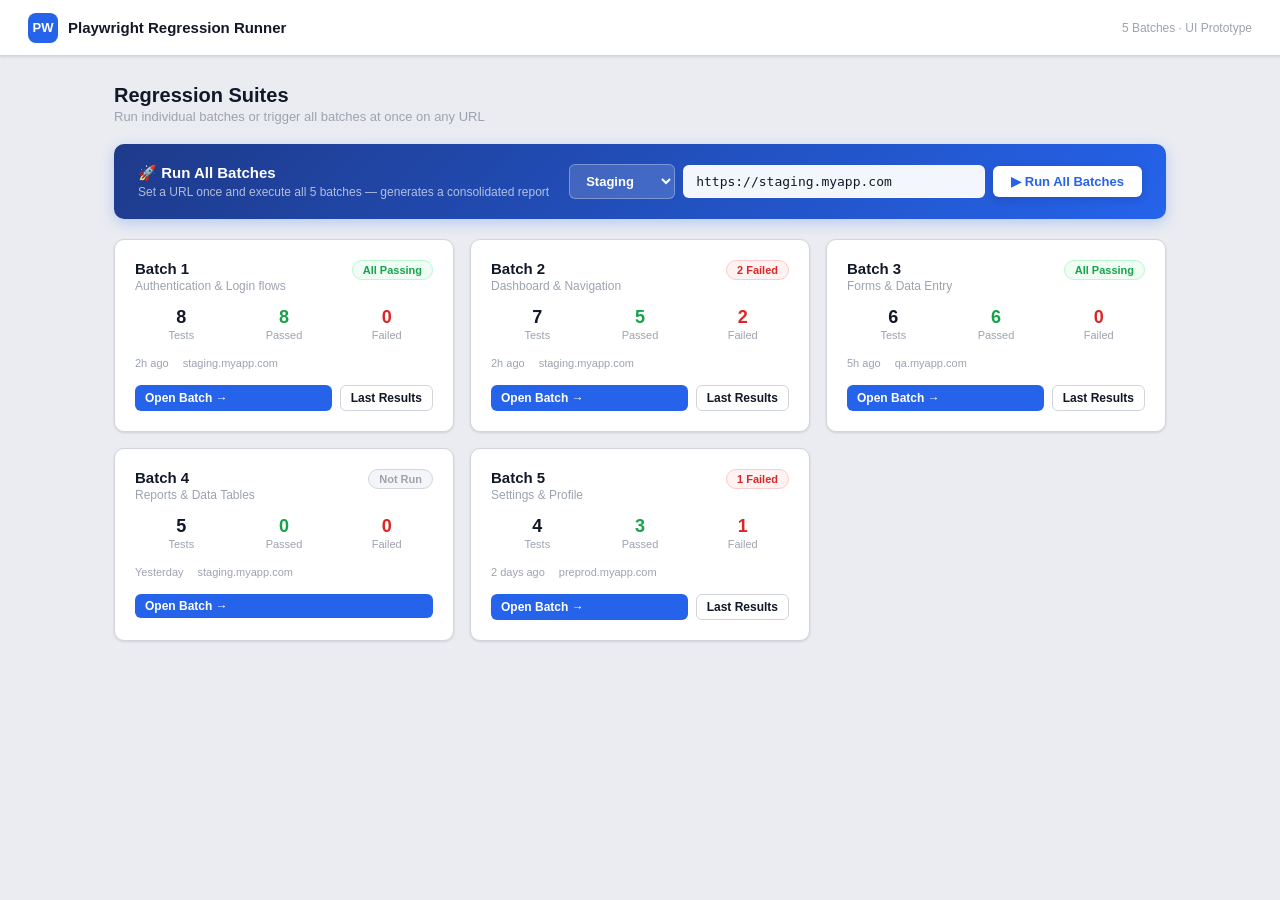
<file: Frontend/Pages/index.html>
<!DOCTYPE html>
<html lang="en">
<head>
  <meta charset="UTF-8">
  <meta name="viewport" content="width=device-width, initial-scale=1.0">
  <title>Playwright Regression Runner</title>
  <link rel="stylesheet" href="../CSS/index.css">
</head>
<body>

<!-- ── GLOBAL PROGRESS BAR ── -->
<div id="global-progress"></div>

<!-- ── HEADER ── -->
<header class="app-header">
  <div class="app-logo">
    <div class="logo-mark">PW</div>
    Playwright Regression Runner
  </div>
  <span class="header-meta" id="header-meta">5 Batches &middot; UI Prototype</span>
</header>

<!-- ── TOAST ── -->
<div id="toast"></div>

<!-- ══════════════════════════════════════════
     VIEW 1 — HOME
══════════════════════════════════════════ -->
<div class="view active" id="home-view">
  <div class="page-wrap">

    <div class="page-header">
      <div>
        <div class="page-title">Regression Suites</div>
        <div class="page-subtitle">Run individual batches or trigger all batches at once on any URL</div>
      </div>
    </div>

    <!-- ── RUN ALL BATCHES BAR (NEW) ── -->
    <div class="run-all-bar">
      <div class="run-all-bar-left">
        <div class="run-all-title">&#128640; Run All Batches</div>
        <div class="run-all-desc">Set a URL once and execute all 5 batches — generates a consolidated report</div>
      </div>
      <div class="run-all-controls">
        <select class="env-dropdown" id="global-env-dropdown" onchange="syncGlobalUrl()">
          <option value="https://staging.myapp.com">Staging</option>
          <option value="https://qa.myapp.com">QA</option>
          <option value="https://preprod.myapp.com">Pre-prod</option>
          <option value="custom">Custom...</option>
        </select>
        <input class="url-input" id="global-url-input" type="url" value="https://staging.myapp.com" placeholder="https://...">
        <button class="btn-run-all" id="run-all-btn" onclick="triggerRunAll()">&#9654; Run All Batches</button>
      </div>
    </div>

    <!-- ── RUN ALL PROGRESS PANEL (shown during run) ── -->
    <div class="run-all-progress" id="run-all-progress" style="display:none">
      <div class="run-all-progress-header">
        <span>&#9654; Running All Batches</span>
        <span id="run-all-progress-label" style="font-size:12px;font-weight:400;color:var(--text-muted)">Preparing...</span>
      </div>
      <div id="batch-progress-rows">
        <!-- populated by JS -->
      </div>
    </div>

    <!-- ── RUN ALL CTA (shown after run completes) ── -->
    <div class="results-cta" id="run-all-cta" style="margin-bottom:20px">
      <div>
        <div class="results-cta-text" id="run-all-cta-text">All batches complete</div>
        <div class="results-cta-sub" id="run-all-cta-sub"></div>
      </div>
      <div style="display:flex;gap:8px">
        <button class="btn btn-outline-accent" onclick="goAllResults()">View Consolidated Report &rarr;</button>
      </div>
    </div>

    <!-- ── BATCH CARDS ── -->
    <div class="batch-grid" id="batch-grid"></div>

  </div>
</div>

<!-- ══════════════════════════════════════════
     VIEW 2 — BATCH DETAIL
══════════════════════════════════════════ -->
<div class="view" id="batch-view">
  <div class="page-wrap">

    <div class="breadcrumb">
      <a onclick="goHome()">Home</a>
      <span>&rsaquo;</span>
      <span id="bv-title">Batch</span>
    </div>

    <!-- URL + Run Bar -->
    <div class="url-run-bar">
      <label>Target Environment URL</label>
      <div class="url-run-row">
        <div class="url-select-wrap">
          <select class="env-dropdown" id="env-dropdown" onchange="syncEnvUrl()">
            <option value="https://staging.myapp.com">Staging</option>
            <option value="https://qa.myapp.com">QA</option>
            <option value="https://preprod.myapp.com">Pre-prod</option>
            <option value="custom">Custom...</option>
          </select>
          <input class="url-input" id="url-input" type="url" value="https://staging.myapp.com">
        </div>
        <button class="btn btn-primary" id="run-btn" onclick="triggerBatchRun()">&#9654; Run Batch</button>
      </div>
      <div class="run-status-bar" id="run-status-bar"></div>
    </div>

    <!-- Folder Cards -->
    <div class="folder-grid">
      <div class="folder-card" onclick="toggleFolder('tc-folder')">
        <div class="folder-icon">&#129514;</div>
        <div class="folder-name">Testcases</div>
        <div class="folder-count" id="tc-count">-- test specs</div>
      </div>
      <div class="folder-card" onclick="toggleFolder('bl-folder')">
        <div class="folder-icon">&#128444;&#65039;</div>
        <div class="folder-name">Baselines</div>
        <div class="folder-count" id="bl-count">-- baseline images</div>
      </div>
    </div>

    <!-- Testcases Folder Contents -->
    <div class="folder-contents" id="tc-folder">
      <div class="folder-contents-header">
        <span>Testcases</span>
        <span style="font-size:12px;color:var(--text-muted)" id="tc-path-label"></span>
      </div>
      <div id="tc-file-list"></div>
    </div>

    <!-- Baselines Folder Contents -->
    <div class="folder-contents" id="bl-folder">
      <div class="folder-contents-header">
        <span>Baselines</span>
        <span style="font-size:12px;color:var(--text-muted)" id="bl-path-label"></span>
      </div>
      <div id="bl-file-list"></div>
    </div>

    <!-- View Results CTA -->
    <div class="results-cta" id="results-cta">
      <div>
        <div class="results-cta-text">Run complete &mdash; results ready</div>
        <div class="results-cta-sub" id="results-cta-sub"></div>
      </div>
      <button class="btn btn-outline-accent" onclick="goResults()">View Results &amp; Compare &rarr;</button>
    </div>

  </div>
</div>

<!-- ══════════════════════════════════════════
     VIEW 3 — SINGLE BATCH RESULTS
══════════════════════════════════════════ -->
<div class="view" id="results-view">
  <div class="page-wrap">

    <div class="breadcrumb">
      <a onclick="goHome()">Home</a>
      <span>&rsaquo;</span>
      <a onclick="goBatch()"><span id="rv-batch-title">Batch</span></a>
      <span>&rsaquo;</span>
      <span>Results</span>
    </div>

    <div class="results-toolbar">
      <div class="results-summary">
        <div class="summary-stat">
          <div class="summary-num" id="rs-total" style="color:var(--text-primary)">0</div>
          <div class="summary-label">Total</div>
        </div>
        <div class="summary-stat">
          <div class="summary-num" id="rs-pass" style="color:var(--success)">0</div>
          <div class="summary-label">Passed</div>
        </div>
        <div class="summary-stat">
          <div class="summary-num" id="rs-fail" style="color:var(--fail)">0</div>
          <div class="summary-label">Failed</div>
        </div>
        <div class="summary-stat">
          <div class="summary-num" id="rs-dur" style="color:var(--text-secondary)">0s</div>
          <div class="summary-label">Duration</div>
        </div>
      </div>
      <div class="toolbar-actions">
        <button class="btn btn-secondary btn-sm" onclick="showToast('HTML Report download triggered (prototype)')">&#11015; HTML Report</button>
        <button class="btn btn-secondary btn-sm" onclick="showToast('Excel Report download triggered (prototype)')">&#11015; Excel Report</button>
      </div>
    </div>

    <div class="section-label">Export Reports</div>
    <div class="report-downloads">
      <div class="report-card" onclick="showToast('HTML Report triggered (prototype)')">
        <span class="report-icon">&#127760;</span>
        <div><div class="report-name">HTML Report</div><div class="report-sub">Playwright HTML report</div></div>
      </div>
      <div class="report-card" onclick="showToast('Excel Report triggered (prototype)')">
        <span class="report-icon">&#128202;</span>
        <div><div class="report-name">Excel Report</div><div class="report-sub">.xlsx with results + diffs</div></div>
      </div>
      <div class="report-card" onclick="showToast('JSON Summary triggered (prototype)')">
        <span class="report-icon">&#128193;</span>
        <div><div class="report-name">JSON Summary</div><div class="report-sub">Machine-readable output</div></div>
      </div>
    </div>

    <div class="section-label">Screenshot Comparison</div>
    <div class="filter-tabs">
      <div class="filter-tab active" onclick="filterResults('all', this)">All</div>
      <div class="filter-tab" onclick="filterResults('pass', this)">Passed</div>
      <div class="filter-tab" onclick="filterResults('fail', this)">Failed</div>
      <div class="filter-tab" onclick="filterResults('updated', this)">Updated</div>
    </div>
    <div id="comparison-list"></div>

  </div>
</div>

<!-- ══════════════════════════════════════════
     VIEW 4 — ALL BATCHES CONSOLIDATED RESULTS (NEW)
══════════════════════════════════════════ -->
<div class="view" id="all-results-view">
  <div class="page-wrap">

    <div class="breadcrumb">
      <a onclick="goHome()">Home</a>
      <span>&rsaquo;</span>
      <span>All Batches Report</span>
    </div>

    <!-- Summary Bar -->
    <div class="results-toolbar">
      <div class="results-summary">
        <div class="summary-stat">
          <div class="summary-num" id="ar-total" style="color:var(--text-primary)">0</div>
          <div class="summary-label">Total Tests</div>
        </div>
        <div class="summary-stat">
          <div class="summary-num" id="ar-pass" style="color:var(--success)">0</div>
          <div class="summary-label">Passed</div>
        </div>
        <div class="summary-stat">
          <div class="summary-num" id="ar-fail" style="color:var(--fail)">0</div>
          <div class="summary-label">Failed</div>
        </div>
        <div class="summary-stat">
          <div class="summary-num" id="ar-batches" style="color:var(--accent)">0</div>
          <div class="summary-label">Batches Run</div>
        </div>
        <div class="summary-stat">
          <div class="summary-num" id="ar-dur" style="color:var(--text-secondary)">0s</div>
          <div class="summary-label">Total Duration</div>
        </div>
      </div>
      <div class="toolbar-actions">
        <button class="btn btn-secondary btn-sm" onclick="showToast('Consolidated HTML Report triggered (prototype)')">&#11015; Full HTML Report</button>
        <button class="btn btn-secondary btn-sm" onclick="showToast('Consolidated Excel triggered (prototype)')">&#11015; Excel Report</button>
      </div>
    </div>

    <!-- Report Downloads -->
    <div class="section-label">Export Consolidated Reports</div>
    <div class="report-downloads">
      <div class="report-card" onclick="showToast('Full HTML Report triggered (prototype)')">
        <span class="report-icon">&#127760;</span>
        <div><div class="report-name">Full HTML Report</div><div class="report-sub">All batches in one report</div></div>
      </div>
      <div class="report-card" onclick="showToast('Excel Report triggered (prototype)')">
        <span class="report-icon">&#128202;</span>
        <div><div class="report-name">Excel Report</div><div class="report-sub">Batch-wise summary sheet</div></div>
      </div>
      <div class="report-card" onclick="showToast('JSON Summary triggered (prototype)')">
        <span class="report-icon">&#128193;</span>
        <div><div class="report-name">JSON Summary</div><div class="report-sub">Full machine-readable output</div></div>
      </div>
    </div>

    <!-- Filter Tabs -->
    <div class="section-label">Screenshot Comparison — All Batches</div>
    <div class="filter-tabs">
      <div class="filter-tab active" onclick="filterAllResults('all', this)">All</div>
      <div class="filter-tab" onclick="filterAllResults('pass', this)">Passed</div>
      <div class="filter-tab" onclick="filterAllResults('fail', this)">Failed</div>
      <div class="filter-tab" onclick="filterAllResults('updated', this)">Updated</div>
    </div>

    <div id="all-comparison-list"></div>

  </div>
</div>

<script src="../JS/script.js"></script>
</body>
</html>
</file>
<file: Frontend/CSS/index.css>
/* ─── RESET & VARIABLES ─── */
* { box-sizing: border-box; margin: 0; padding: 0; }

:root {
  --bg: #EAECF1;
  --surface: #FFFFFF;
  --surface2: #F4F5F8;
  --border: #D1D5DB;
  --border-light: #E5E7EB;
  --text-primary: #111827;
  --text-secondary: #6B7280;
  --text-muted: #9CA3AF;
  --accent: #2563EB;
  --accent-hover: #1D4ED8;
  --accent-light: #EFF6FF;
  --success: #16A34A;
  --success-bg: #F0FDF4;
  --success-border: #BBF7D0;
  --fail: #DC2626;
  --fail-bg: #FEF2F2;
  --fail-border: #FECACA;
  --shadow-sm: 0 1px 3px rgba(0,0,0,0.07), 0 1px 2px rgba(0,0,0,0.05);
  --shadow: 0 4px 6px -1px rgba(0,0,0,0.07), 0 2px 4px -1px rgba(0,0,0,0.04);
  --shadow-lg: 0 10px 15px -3px rgba(0,0,0,0.08), 0 4px 6px -2px rgba(0,0,0,0.04);
  --radius: 10px;
  --radius-sm: 6px;
}

/* ─── BASE ─── */
body {
  font-family: -apple-system, BlinkMacSystemFont, 'Segoe UI', Roboto, sans-serif;
  background: var(--bg);
  color: var(--text-primary);
  min-height: 100vh;
  font-size: 14px;
}

/* ─── HEADER ─── */
.app-header {
  background: var(--surface);
  border-bottom: 1px solid var(--border);
  padding: 0 28px;
  height: 56px;
  display: flex;
  align-items: center;
  justify-content: space-between;
  position: sticky;
  top: 0;
  z-index: 100;
  box-shadow: var(--shadow-sm);
}
.app-logo {
  display: flex;
  align-items: center;
  gap: 10px;
  font-weight: 700;
  font-size: 15px;
}
.logo-mark {
  width: 30px;
  height: 30px;
  background: var(--accent);
  border-radius: 8px;
  display: flex;
  align-items: center;
  justify-content: center;
  color: white;
  font-size: 13px;
  font-weight: 800;
}
.header-meta { font-size: 12px; color: var(--text-muted); }

/* ─── PROGRESS BAR ─── */
#global-progress {
  position: fixed;
  top: 56px; left: 0; right: 0;
  height: 3px;
  background: transparent;
  z-index: 200;
  display: none;
}
#global-progress.running {
  display: block;
  background: linear-gradient(90deg, transparent, var(--accent) 40%, #60A5FA, var(--accent));
  background-size: 200% 100%;
  animation: pslide 1.4s linear infinite;
}
@keyframes pslide {
  0%   { background-position: 200% 0; }
  100% { background-position: -200% 0; }
}

/* ─── VIEWS ─── */
.view { display: none; }
.view.active { display: block; }
.page-wrap { max-width: 1100px; margin: 0 auto; padding: 28px 24px; }

/* ─── BREADCRUMB ─── */
.breadcrumb {
  display: flex;
  align-items: center;
  gap: 6px;
  font-size: 13px;
  color: var(--text-muted);
  margin-bottom: 20px;
}
.breadcrumb a { color: var(--accent); cursor: pointer; text-decoration: none; }
.breadcrumb a:hover { text-decoration: underline; }

/* ─── PAGE HEADER ─── */
.page-title { font-size: 20px; font-weight: 700; }
.page-subtitle { font-size: 13px; color: var(--text-muted); margin-top: 2px; }
.page-header { display: flex; align-items: center; justify-content: space-between; margin-bottom: 20px; }

/* ─── RUN ALL BAR (NEW) ─── */
.run-all-bar {
  background: linear-gradient(135deg, #1E3A8A 0%, #2563EB 100%);
  border-radius: var(--radius);
  padding: 20px 24px;
  margin-bottom: 20px;
  display: flex;
  align-items: center;
  justify-content: space-between;
  gap: 20px;
  flex-wrap: wrap;
  box-shadow: 0 4px 14px rgba(37,99,235,0.25);
}
.run-all-bar-left { flex-shrink: 0; }
.run-all-title {
  font-size: 15px;
  font-weight: 800;
  color: white;
  display: flex;
  align-items: center;
  gap: 8px;
}
.run-all-desc {
  font-size: 12px;
  color: rgba(255,255,255,0.65);
  margin-top: 3px;
}
.run-all-controls {
  display: flex;
  gap: 8px;
  align-items: center;
  flex-wrap: wrap;
  flex: 1;
  justify-content: flex-end;
}
.run-all-controls .env-dropdown {
  background: rgba(255,255,255,0.15);
  border: 1px solid rgba(255,255,255,0.3);
  color: white;
  font-weight: 600;
  font-size: 13px;
  padding: 8px 12px;
  border-radius: var(--radius-sm);
  cursor: pointer;
}
.run-all-controls .env-dropdown option { color: var(--text-primary); background: white; }
.run-all-controls .url-input {
  min-width: 220px;
  flex: 1;
  background: rgba(255,255,255,0.95);
  border: 1px solid rgba(255,255,255,0.4);
  color: var(--text-primary);
}
.run-all-controls .btn-run-all {
  background: white;
  color: var(--accent);
  font-weight: 800;
  border: none;
  padding: 8px 18px;
  border-radius: var(--radius-sm);
  font-size: 13px;
  cursor: pointer;
  display: inline-flex;
  align-items: center;
  gap: 6px;
  white-space: nowrap;
  transition: all .15s;
  box-shadow: 0 2px 8px rgba(0,0,0,0.15);
}
.run-all-controls .btn-run-all:hover { background: #EFF6FF; }
.run-all-controls .btn-run-all:disabled { opacity: .5; cursor: not-allowed; }

/* ─── RUN ALL PROGRESS PANEL (NEW) ─── */
.run-all-progress {
  background: var(--surface);
  border: 1px solid var(--border);
  border-radius: var(--radius);
  overflow: hidden;
  margin-bottom: 20px;
  box-shadow: var(--shadow-sm);
}
.run-all-progress-header {
  padding: 12px 18px;
  background: var(--surface2);
  border-bottom: 1px solid var(--border);
  font-size: 13px;
  font-weight: 700;
  color: var(--text-secondary);
  display: flex;
  justify-content: space-between;
  align-items: center;
}
.batch-progress-row {
  display: flex;
  align-items: center;
  gap: 12px;
  padding: 10px 18px;
  border-bottom: 1px solid var(--border-light);
  font-size: 13px;
  transition: background .15s;
}
.batch-progress-row:last-child { border-bottom: none; }
.batch-progress-row.active-row { background: var(--accent-light); }
.bp-name { font-weight: 600; width: 80px; flex-shrink: 0; }
.bp-bar-wrap { flex: 1; height: 6px; background: var(--surface2); border-radius: 10px; overflow: hidden; border: 1px solid var(--border); }
.bp-bar { height: 100%; border-radius: 10px; width: 0%; transition: width 0.4s ease; }
.bp-bar.running { background: var(--accent); animation: bar-pulse 1s ease-in-out infinite; }
.bp-bar.pass { background: var(--success); width: 100%; }
.bp-bar.fail { background: var(--fail); width: 100%; }
.bp-bar.pending { background: var(--border); width: 100%; }
@keyframes bar-pulse { 0%,100%{opacity:.6} 50%{opacity:1} }
.bp-status { width: 100px; text-align: right; font-size: 11px; font-weight: 700; flex-shrink: 0; }
.bp-status.waiting { color: var(--text-muted); }
.bp-status.running { color: var(--accent); }
.bp-status.pass { color: var(--success); }
.bp-status.fail { color: var(--fail); }

/* ─── BATCH GRID ─── */
.batch-grid {
  display: grid;
  grid-template-columns: repeat(auto-fill, minmax(300px, 1fr));
  gap: 16px;
}
.batch-card {
  background: var(--surface);
  border: 1px solid var(--border);
  border-radius: var(--radius);
  padding: 20px;
  box-shadow: var(--shadow-sm);
  transition: box-shadow .15s, border-color .15s;
}
.batch-card:hover { box-shadow: var(--shadow); border-color: #BFCBF0; }
.batch-card-header { display: flex; justify-content: space-between; align-items: flex-start; margin-bottom: 14px; }
.batch-name { font-weight: 700; font-size: 15px; }
.batch-desc { font-size: 12px; color: var(--text-muted); margin-top: 2px; }
.status-pill { font-size: 11px; font-weight: 600; padding: 3px 10px; border-radius: 20px; white-space: nowrap; }
.pill-pass { background: var(--success-bg); color: var(--success); border: 1px solid var(--success-border); }
.pill-fail { background: var(--fail-bg); color: var(--fail); border: 1px solid var(--fail-border); }
.pill-pending { background: var(--surface2); color: var(--text-muted); border: 1px solid var(--border); }
.batch-stats { display: grid; grid-template-columns: 1fr 1fr 1fr; gap: 10px; margin-bottom: 16px; }
.stat-item { text-align: center; }
.stat-value { font-size: 18px; font-weight: 700; }
.stat-label { font-size: 11px; color: var(--text-muted); margin-top: 1px; }
.batch-meta { font-size: 11px; color: var(--text-muted); margin-bottom: 16px; display: flex; gap: 14px; }
.batch-card-actions { display: flex; gap: 8px; }

/* ─── BUTTONS ─── */
.btn {
  display: inline-flex;
  align-items: center;
  gap: 6px;
  padding: 7px 14px;
  border-radius: var(--radius-sm);
  font-size: 13px;
  font-weight: 600;
  cursor: pointer;
  border: none;
  transition: all .15s;
  white-space: nowrap;
}
.btn-primary { background: var(--accent); color: white; }
.btn-primary:hover { background: var(--accent-hover); }
.btn-secondary { background: var(--surface); color: var(--text-primary); border: 1px solid var(--border); }
.btn-secondary:hover { background: var(--surface2); }
.btn-success { background: var(--success); color: white; }
.btn-success:hover { background: #15803D; }
.btn-outline-accent { background: var(--accent-light); color: var(--accent); border: 1px solid #BFDBFE; }
.btn-outline-accent:hover { background: #DBEAFE; }
.btn-sm { padding: 5px 10px; font-size: 12px; }
.btn:disabled { opacity: .5; cursor: not-allowed; }

/* ─── URL RUN BAR (Batch Detail) ─── */
.url-run-bar {
  background: var(--surface);
  border: 1px solid var(--border);
  border-radius: var(--radius);
  padding: 16px 20px;
  margin-bottom: 20px;
  box-shadow: var(--shadow-sm);
}
.url-run-bar label {
  font-size: 12px;
  font-weight: 600;
  color: var(--text-secondary);
  text-transform: uppercase;
  letter-spacing: .05em;
  display: block;
  margin-bottom: 8px;
}
.url-run-row { display: flex; gap: 10px; }
.url-select-wrap { flex: 1; display: flex; gap: 8px; flex-wrap: wrap; }
.env-dropdown {
  padding: 8px 12px;
  border: 1px solid var(--border);
  border-radius: var(--radius-sm);
  background: var(--surface2);
  font-size: 13px;
  font-weight: 600;
  cursor: pointer;
}
.url-input {
  flex: 1;
  min-width: 200px;
  padding: 8px 12px;
  border: 1px solid var(--border);
  border-radius: var(--radius-sm);
  font-size: 13px;
  font-family: monospace;
  background: var(--surface);
  color: var(--text-primary);
}
.url-input:focus { outline: none; border-color: var(--accent); box-shadow: 0 0 0 3px rgba(37,99,235,.1); }

/* ─── RUN STATUS BAR ─── */
.run-status-bar {
  margin-top: 12px;
  padding: 10px 14px;
  border-radius: var(--radius-sm);
  font-size: 13px;
  font-weight: 500;
  display: none;
  align-items: center;
  gap: 8px;
}
.run-status-bar.running { display: flex; background: var(--accent-light); color: var(--accent); border: 1px solid #BFDBFE; }
.run-status-bar.done-pass { display: flex; background: var(--success-bg); color: var(--success); border: 1px solid var(--success-border); }
.run-status-bar.done-fail { display: flex; background: var(--fail-bg); color: var(--fail); border: 1px solid var(--fail-border); }

/* ─── SPINNER ─── */
.spinner {
  width: 14px;
  height: 14px;
  border: 2px solid currentColor;
  border-top-color: transparent;
  border-radius: 50%;
  animation: spin .7s linear infinite;
  flex-shrink: 0;
}
@keyframes spin { to { transform: rotate(360deg); } }

/* ─── FOLDER CARDS ─── */
.folder-grid { display: grid; grid-template-columns: 1fr 1fr; gap: 16px; margin-bottom: 20px; }
.folder-card {
  background: var(--surface);
  border: 1px solid var(--border);
  border-radius: var(--radius);
  padding: 20px;
  box-shadow: var(--shadow-sm);
  cursor: pointer;
  transition: box-shadow .15s, border-color .15s;
}
.folder-card:hover { box-shadow: var(--shadow); border-color: #BFCBF0; }
.folder-icon { font-size: 32px; margin-bottom: 10px; }
.folder-name { font-size: 16px; font-weight: 700; }
.folder-count { font-size: 12px; color: var(--text-muted); margin-top: 3px; }
.folder-contents {
  background: var(--surface);
  border: 1px solid var(--border);
  border-radius: var(--radius);
  overflow: hidden;
  box-shadow: var(--shadow-sm);
  margin-bottom: 20px;
  display: none;
}
.folder-contents.open { display: block; }
.folder-contents-header {
  padding: 12px 16px;
  background: var(--surface2);
  border-bottom: 1px solid var(--border);
  font-size: 13px;
  font-weight: 600;
  color: var(--text-secondary);
  display: flex;
  align-items: center;
  justify-content: space-between;
}

/* ─── FILE ROWS ─── */
.file-row {
  display: flex;
  align-items: center;
  justify-content: space-between;
  padding: 10px 16px;
  border-bottom: 1px solid var(--border-light);
  font-size: 13px;
  transition: background .1s;
}
.file-row:last-child { border-bottom: none; }
.file-row:hover { background: var(--surface2); }
.file-left { display: flex; align-items: center; gap: 8px; }
.file-name { font-weight: 500; font-family: monospace; font-size: 12px; }
.file-meta { font-size: 11px; color: var(--text-muted); margin-top: 1px; }

/* ─── RESULTS CTA ─── */
.results-cta {
  background: var(--surface);
  border: 1px solid var(--border);
  border-radius: var(--radius);
  padding: 16px 20px;
  align-items: center;
  justify-content: space-between;
  box-shadow: var(--shadow-sm);
  display: none;
}
.results-cta.visible { display: flex; }
.results-cta-text { font-size: 14px; font-weight: 600; }
.results-cta-sub { font-size: 12px; color: var(--text-muted); margin-top: 2px; }

/* ─── RESULTS TOOLBAR ─── */
.results-toolbar {
  background: var(--surface);
  border: 1px solid var(--border);
  border-radius: var(--radius);
  padding: 14px 20px;
  margin-bottom: 20px;
  box-shadow: var(--shadow-sm);
  display: flex;
  justify-content: space-between;
  align-items: center;
  flex-wrap: wrap;
  gap: 12px;
}
.results-summary { display: flex; gap: 20px; align-items: center; }
.summary-stat { text-align: center; }
.summary-num { font-size: 22px; font-weight: 800; }
.summary-label { font-size: 11px; color: var(--text-muted); }
.toolbar-actions { display: flex; gap: 8px; }

/* ─── FILTER TABS ─── */
.filter-tabs { display: flex; gap: 4px; margin-bottom: 16px; }
.filter-tab {
  padding: 6px 14px;
  border-radius: 20px;
  font-size: 12px;
  font-weight: 600;
  cursor: pointer;
  border: 1px solid var(--border);
  background: var(--surface);
  color: var(--text-secondary);
  transition: all .15s;
}
.filter-tab.active { background: var(--accent); color: white; border-color: var(--accent); }

/* ─── COMPARISON CARDS ─── */
.comparison-card {
  background: var(--surface);
  border: 1px solid var(--border);
  border-radius: var(--radius);
  overflow: hidden;
  box-shadow: var(--shadow-sm);
  margin-bottom: 16px;
}
.comparison-header {
  padding: 14px 20px;
  border-bottom: 1px solid var(--border);
  display: flex;
  align-items: center;
  justify-content: space-between;
  flex-wrap: wrap;
  gap: 10px;
}
.comparison-title { font-weight: 700; font-size: 14px; }
.comparison-path { font-size: 11px; color: var(--text-muted); font-family: monospace; margin-top: 2px; }
.comparison-meta { display: flex; align-items: center; gap: 10px; }
.comparison-body { display: grid; grid-template-columns: 1fr 1fr; }
.screenshot-pane { padding: 16px; border-right: 1px solid var(--border-light); }
.screenshot-pane:last-child { border-right: none; }
.screenshot-pane-label {
  font-size: 11px;
  font-weight: 700;
  text-transform: uppercase;
  letter-spacing: .06em;
  margin-bottom: 10px;
  display: flex;
  align-items: center;
  gap: 6px;
}
.label-existing { color: var(--text-muted); }
.label-latest { color: var(--accent); }
.screenshot-mock {
  border: 1px solid var(--border);
  border-radius: var(--radius-sm);
  overflow: hidden;
  background: #F9FAFB;
  aspect-ratio: 16/9;
  position: relative;
}
.mock-browser-bar {
  height: 28px;
  background: #E5E7EB;
  border-bottom: 1px solid #D1D5DB;
  display: flex;
  align-items: center;
  padding: 0 10px;
  gap: 6px;
}
.mock-dot { width: 8px; height: 8px; border-radius: 50%; }
.mock-url-bar {
  flex: 1;
  height: 14px;
  background: white;
  border-radius: 4px;
  margin: 0 8px;
  border: 1px solid #D1D5DB;
}
.mock-page { padding: 10px; }
.diff-overlay {
  position: absolute;
  top: 0; left: 0; right: 0; bottom: 0;
  background: rgba(239,68,68,.06);
  pointer-events: none;
}
.diff-highlight {
  position: absolute;
  border: 2px solid rgba(239,68,68,.7);
  background: rgba(239,68,68,.12);
  border-radius: 2px;
}
.comparison-footer {
  padding: 12px 20px;
  border-top: 1px solid var(--border-light);
  display: flex;
  align-items: center;
  justify-content: space-between;
  background: var(--surface2);
  flex-wrap: wrap;
  gap: 10px;
}
.diff-stats { font-size: 12px; color: var(--text-muted); }
.footer-actions { display: flex; gap: 8px; }

/* ─── REPORT DOWNLOADS ─── */
.report-downloads { display: flex; gap: 12px; flex-wrap: wrap; margin-bottom: 20px; }
.report-card {
  background: var(--surface);
  border: 1px solid var(--border);
  border-radius: var(--radius);
  padding: 14px 18px;
  display: flex;
  align-items: center;
  gap: 12px;
  box-shadow: var(--shadow-sm);
  cursor: pointer;
  transition: box-shadow .15s;
  min-width: 180px;
}
.report-card:hover { box-shadow: var(--shadow); }
.report-icon { font-size: 28px; }
.report-name { font-weight: 700; font-size: 13px; }
.report-sub { font-size: 11px; color: var(--text-muted); margin-top: 2px; }
.section-label {
  font-size: 12px;
  font-weight: 700;
  text-transform: uppercase;
  letter-spacing: .06em;
  color: var(--text-muted);
  margin-bottom: 12px;
  margin-top: 4px;
}

/* ─── ALL RESULTS: BATCH GROUP HEADER (NEW) ─── */
.batch-group-header {
  display: flex;
  align-items: center;
  justify-content: space-between;
  padding: 10px 16px;
  background: var(--surface2);
  border: 1px solid var(--border);
  border-radius: var(--radius-sm);
  margin-bottom: 10px;
  margin-top: 20px;
  font-weight: 700;
  font-size: 13px;
}
.batch-group-header:first-child { margin-top: 0; }
.batch-group-pills { display: flex; gap: 8px; align-items: center; }

/* ─── TOAST ─── */
#toast {
  position: fixed;
  bottom: 24px;
  left: 50%;
  transform: translateX(-50%) translateY(80px);
  background: #1F2937;
  color: white;
  padding: 10px 18px;
  border-radius: var(--radius-sm);
  font-size: 13px;
  font-weight: 500;
  z-index: 999;
  transition: transform .25s ease;
  white-space: nowrap;
  box-shadow: var(--shadow-lg);
}
#toast.show { transform: translateX(-50%) translateY(0); }

/* ─── RESPONSIVE ─── */
@media (max-width: 640px) {
  .folder-grid { grid-template-columns: 1fr; }
  .comparison-body { grid-template-columns: 1fr; }
  .screenshot-pane { border-right: none; border-bottom: 1px solid var(--border-light); }
  .batch-grid { grid-template-columns: 1fr; }
  .run-all-bar { flex-direction: column; align-items: flex-start; }
  .run-all-controls { width: 100%; justify-content: flex-start; }
}
</file>
